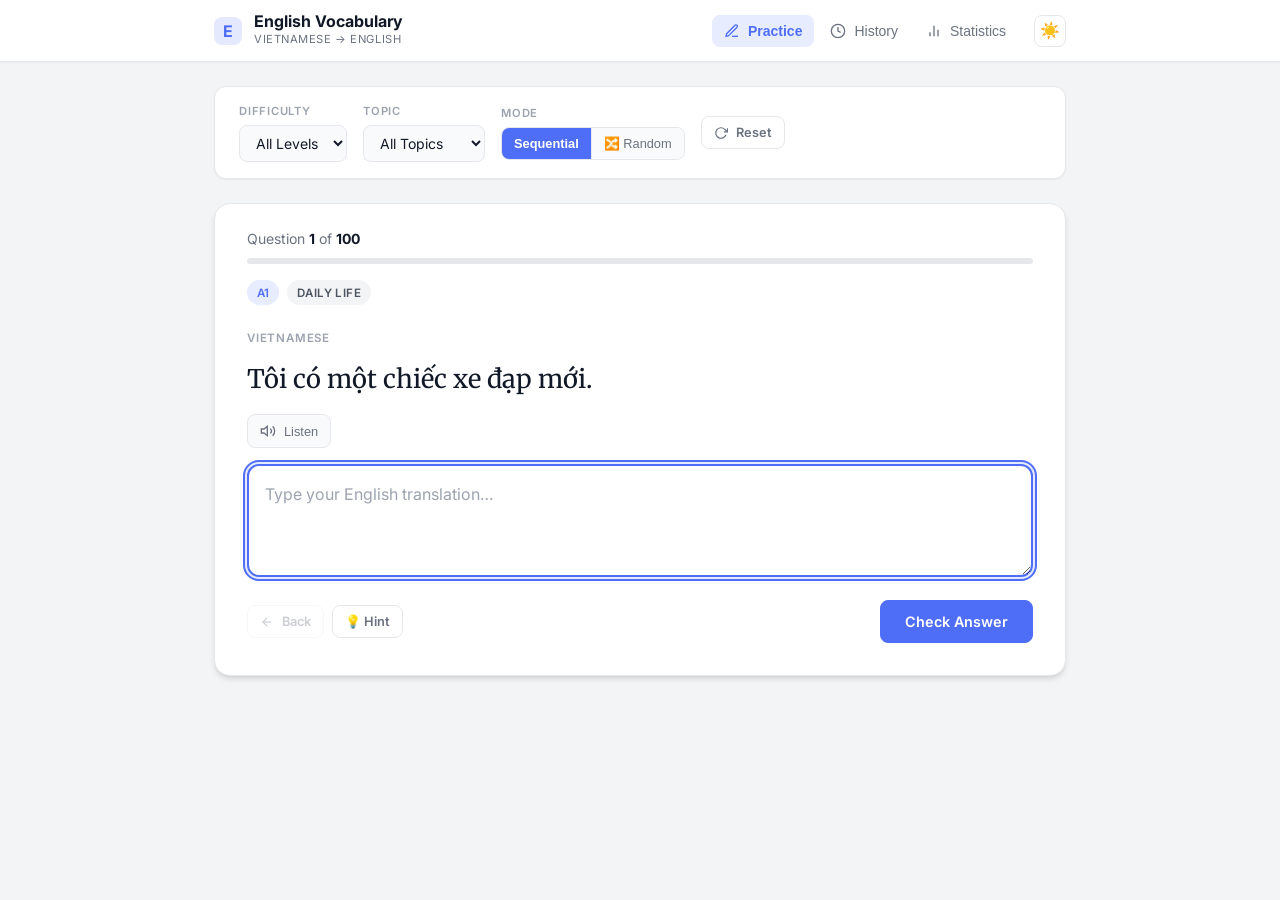
<file: english-vocabulary/index.html>
<!DOCTYPE html>
<html lang="vi" data-theme="light">
<head>
  <meta charset="UTF-8" />
  <meta name="viewport" content="width=device-width, initial-scale=1.0" />
  <title>English Vocabulary — Vietnamese to English</title>
  <link rel="preconnect" href="https://fonts.googleapis.com" />
  <link rel="preconnect" href="https://fonts.gstatic.com" crossorigin />
  <link href="https://fonts.googleapis.com/css2?family=Inter:wght@300;400;500;600;700&family=Merriweather:ital,wght@0,400;0,700;1,400&display=swap" rel="stylesheet" />
  <link rel="stylesheet" href="style.css" />
</head>
<body>

  <!-- ═══════════════════════════════════════════════════════════════════
       HEADER
  ═══════════════════════════════════════════════════════════════════ -->
  <header class="header">
    <div class="header__inner">
      <div class="header__brand">
        <div class="header__logo">
          <svg width="28" height="28" viewBox="0 0 28 28" fill="none" aria-hidden="true">
            <rect width="28" height="28" rx="8" fill="currentColor" opacity="0.15"/>
            <text x="14" y="20" font-size="16" text-anchor="middle" fill="currentColor" font-weight="700">E</text>
          </svg>
        </div>
        <div>
          <div class="header__title">English Vocabulary</div>
          <div class="header__subtitle">Vietnamese → English</div>
        </div>
      </div>

      <nav class="header__nav" role="navigation" aria-label="Main navigation">
        <button class="nav-btn active" data-page="practice" aria-current="page">
          <svg width="16" height="16" viewBox="0 0 24 24" fill="none" stroke="currentColor" stroke-width="2" aria-hidden="true"><path d="M12 20h9"/><path d="M16.5 3.5a2.121 2.121 0 013 3L7 19l-4 1 1-4L16.5 3.5z"/></svg>
          Practice
        </button>
        <button class="nav-btn" data-page="history">
          <svg width="16" height="16" viewBox="0 0 24 24" fill="none" stroke="currentColor" stroke-width="2" aria-hidden="true"><circle cx="12" cy="12" r="10"/><polyline points="12 6 12 12 16 14"/></svg>
          History
        </button>
        <button class="nav-btn" data-page="statistics">
          <svg width="16" height="16" viewBox="0 0 24 24" fill="none" stroke="currentColor" stroke-width="2" aria-hidden="true"><line x1="18" y1="20" x2="18" y2="10"/><line x1="12" y1="20" x2="12" y2="4"/><line x1="6" y1="20" x2="6" y2="14"/></svg>
          Statistics
        </button>
      </nav>

      <button class="theme-toggle" id="themeToggle" aria-label="Toggle dark mode" title="Toggle dark/light mode">
        <span class="theme-toggle__icon theme-toggle__icon--light">☀️</span>
        <span class="theme-toggle__icon theme-toggle__icon--dark">🌙</span>
      </button>
    </div>
  </header>

  <!-- ═══════════════════════════════════════════════════════════════════
       MAIN
  ═══════════════════════════════════════════════════════════════════ -->
  <main class="main">

    <!-- ───────────────────────────────────────────────────────────────
         PAGE: PRACTICE
    ─────────────────────────────────────────────────────────────────── -->
    <section id="page-practice" class="page active" aria-label="Practice page">

      <!-- FILTERS BAR -->
      <div class="filters-bar">
        <div class="filters-bar__inner">
          <div class="filter-group">
            <label class="filter-label" for="filterDifficulty">Difficulty</label>
            <select id="filterDifficulty" class="filter-select">
              <option value="all">All Levels</option>
            </select>
          </div>
          <div class="filter-group">
            <label class="filter-label" for="filterTopic">Topic</label>
            <select id="filterTopic" class="filter-select">
              <option value="all">All Topics</option>
            </select>
          </div>
          <div class="filter-group">
            <label class="filter-label">Mode</label>
            <div class="mode-toggle" role="group" aria-label="Practice mode">
              <button class="mode-btn active" id="modeSequential" data-mode="sequential">Sequential</button>
              <button class="mode-btn" id="modeRandom" data-mode="random">🔀 Random</button>
            </div>
          </div>
          <button class="btn btn--ghost btn--sm" id="resetSession" title="Reset current session">
            <svg width="14" height="14" viewBox="0 0 24 24" fill="none" stroke="currentColor" stroke-width="2"><polyline points="23 4 23 10 17 10"/><path d="M20.49 15a9 9 0 1 1-2.12-9.36L23 10"/></svg>
            Reset
          </button>
        </div>
      </div>

      <!-- PRACTICE CARD -->
      <div class="practice-container">

        <!-- No results state -->
        <div class="no-results hidden" id="noResults">
          <div class="no-results__icon">🔍</div>
          <h2 class="no-results__title">No sentences found</h2>
          <p class="no-results__desc">Try changing the difficulty or topic filter.</p>
        </div>

        <!-- Main card -->
        <div class="card" id="practiceCard">

          <!-- Progress -->
          <div class="card__progress">
            <div class="progress-text">
              <span id="progressLabel">Question <strong id="currentNum">1</strong> of <strong id="totalNum">0</strong></span>
              <span class="progress-filters" id="progressFilters"></span>
            </div>
            <div class="progress-bar" role="progressbar" aria-valuenow="0" aria-valuemin="0" aria-valuemax="100">
              <div class="progress-bar__fill" id="progressFill"></div>
            </div>
          </div>

          <!-- Difficulty & Topic badges -->
          <div class="card__meta">
            <span class="badge badge--difficulty" id="badgeDifficulty"></span>
            <span class="badge badge--topic" id="badgeTopic"></span>
            <span class="badge badge--mode hidden" id="badgeMode">🔀 Random</span>
          </div>

          <!-- English sentence -->
          <div class="card__question">
            <div class="question-label">Vietnamese</div>
            <p class="question-text" id="englishSentence" lang="vi">Loading…</p>
            <button class="listen-btn" id="listenBtn" title="Listen (Text-to-Speech)" aria-label="Listen to the English sentence">
              <svg width="16" height="16" viewBox="0 0 24 24" fill="none" stroke="currentColor" stroke-width="2"><polygon points="11 5 6 9 2 9 2 15 6 15 11 19 11 5"/><path d="M15.54 8.46a5 5 0 0 1 0 7.07"/><path d="M19.07 4.93a10 10 0 0 1 0 14.14"/></svg>
              Listen
            </button>
          </div>

          <!-- Keywords hint (optional) -->
          <div class="card__keywords hidden" id="keywordsContainer">
            <span class="keywords-label">Key words:</span>
            <span id="keywordsList"></span>
          </div>

          <!-- Input area -->
          <div class="card__input" id="inputArea">
            <label class="sr-only" for="answerInput">Your English translation</label>
            <textarea
              id="answerInput"
              class="answer-input"
              placeholder="Type your English translation…"
              rows="3"
              lang="en"
              autocomplete="off"
              autocorrect="off"
              spellcheck="true"
            ></textarea>
            <div class="input-actions">
              <div class="input-actions__left">
                <button class="btn btn--ghost btn--sm" id="backBtn" title="Go to previous sentence (← key)">
                  <svg width="14" height="14" viewBox="0 0 24 24" fill="none" stroke="currentColor" stroke-width="2"><line x1="19" y1="12" x2="5" y2="12"/><polyline points="12 19 5 12 12 5"/></svg>
                  Back
                </button>
                <button class="btn btn--ghost btn--sm" id="showKeywordsBtn" title="Show key words hint">
                  💡 Hint
                </button>
              </div>
              <button class="btn btn--primary" id="checkBtn">
                Check Answer
              </button>
            </div>
          </div>

          <!-- Result area (hidden until checked) -->
          <div class="card__result hidden" id="resultArea">
            <div class="result-verdict" id="resultVerdict"></div>

            <div class="result-comparison">
              <div class="result-box result-box--user">
                <div class="result-box__label">Your answer</div>
                <p class="result-box__text" id="userAnswerDisplay"></p>
              </div>
              <div class="result-box result-box--expected">
                <div class="result-box__label">Expected answer</div>
                <p class="result-box__text" id="expectedAnswerDisplay"></p>
              </div>
            </div>

            <!-- Note (grammar explanation) -->
            <div class="result-note hidden" id="resultNote">
              <svg width="14" height="14" viewBox="0 0 24 24" fill="none" stroke="currentColor" stroke-width="2"><circle cx="12" cy="12" r="10"/><line x1="12" y1="8" x2="12" y2="12"/><line x1="12" y1="16" x2="12.01" y2="16"/></svg>
              <span id="resultNoteText"></span>
            </div>

            <div class="result-actions">
              <button class="btn btn--ghost" id="backBtn2" title="Go to previous sentence (← key)">
                <svg width="14" height="14" viewBox="0 0 24 24" fill="none" stroke="currentColor" stroke-width="2"><line x1="19" y1="12" x2="5" y2="12"/><polyline points="12 19 5 12 12 5"/></svg>
                Back
              </button>
              <button class="btn btn--ghost" id="skipBtn">Skip</button>
              <button class="btn btn--retry hidden" id="tryAgainBtn">
                🔄 Try Again
              </button>
              <button class="btn btn--primary" id="nextBtn">
                Next
                <svg width="16" height="16" viewBox="0 0 24 24" fill="none" stroke="currentColor" stroke-width="2"><line x1="5" y1="12" x2="19" y2="12"/><polyline points="12 5 19 12 12 19"/></svg>
              </button>
            </div>
          </div>

          <!-- Session complete state -->
          <div class="card__complete hidden" id="sessionComplete">
            <div class="complete-icon">🎉</div>
            <h2 class="complete-title">Session Complete!</h2>
            <p class="complete-desc" id="sessionSummary"></p>
            <div class="complete-actions">
              <button class="btn btn--ghost" id="restartFilteredBtn">Practice Again</button>
              <button class="btn btn--primary" id="viewStatsBtn" data-page="statistics">View Statistics</button>
            </div>
          </div>

        </div><!-- /.card -->
      </div><!-- /.practice-container -->
    </section>

    <!-- ───────────────────────────────────────────────────────────────
         PAGE: HISTORY
    ─────────────────────────────────────────────────────────────────── -->
    <section id="page-history" class="page hidden" aria-label="History page">
      <div class="page-header">
        <h1 class="page-title">History</h1>
        <button class="btn btn--ghost btn--sm btn--danger" id="clearHistoryBtn">
          🗑 Clear All
        </button>
      </div>

      <div class="history-filters">
        <button class="filter-chip active" data-result="all">All</button>
        <button class="filter-chip" data-result="correct">✓ Correct</button>
        <button class="filter-chip" data-result="almost">~ Almost</button>
        <button class="filter-chip" data-result="incorrect">✗ Incorrect</button>
      </div>

      <div class="history-list" id="historyList">
        <div class="empty-state" id="historyEmpty">
          <div class="empty-state__icon">📖</div>
          <p class="empty-state__text">No history yet. Start practicing!</p>
        </div>
      </div>
    </section>

    <!-- ───────────────────────────────────────────────────────────────
         PAGE: STATISTICS
    ─────────────────────────────────────────────────────────────────── -->
    <section id="page-statistics" class="page hidden" aria-label="Statistics page">
      <div class="page-header">
        <h1 class="page-title">Statistics</h1>
        <button class="btn btn--ghost btn--sm btn--danger" id="clearStatsBtn">
          🗑 Reset Stats
        </button>
      </div>

      <!-- Overview -->
      <div class="stats-grid">
        <div class="stat-card">
          <div class="stat-card__value" id="statTotal">0</div>
          <div class="stat-card__label">Total Attempts</div>
        </div>
        <div class="stat-card stat-card--correct">
          <div class="stat-card__value" id="statCorrect">0</div>
          <div class="stat-card__label">Correct</div>
        </div>
        <div class="stat-card stat-card--almost">
          <div class="stat-card__value" id="statAlmost">0</div>
          <div class="stat-card__label">Almost Correct</div>
        </div>
        <div class="stat-card stat-card--incorrect">
          <div class="stat-card__value" id="statIncorrect">0</div>
          <div class="stat-card__label">Incorrect</div>
        </div>
      </div>

      <!-- Accuracy -->
      <div class="stats-section">
        <h2 class="stats-section__title">Overall Accuracy</h2>
        <div class="accuracy-bar-container">
          <div class="accuracy-bar" id="accuracyBar">
            <div class="accuracy-segment accuracy-segment--correct" id="accCorrectBar"></div>
            <div class="accuracy-segment accuracy-segment--almost" id="accAlmostBar"></div>
            <div class="accuracy-segment accuracy-segment--incorrect" id="accIncorrectBar"></div>
          </div>
          <p class="accuracy-label" id="accuracyLabel">No data yet</p>
        </div>
      </div>

      <!-- By Difficulty -->
      <div class="stats-section">
        <h2 class="stats-section__title">By Difficulty</h2>
        <div class="breakdown-list" id="statsByDifficulty"></div>
      </div>

      <!-- By Topic -->
      <div class="stats-section">
        <h2 class="stats-section__title">By Topic</h2>
        <div class="breakdown-list" id="statsByTopic"></div>
      </div>

      <!-- Streak -->
      <div class="stats-section">
        <h2 class="stats-section__title">Streak &amp; Sessions</h2>
        <div class="stats-grid stats-grid--small">
          <div class="stat-card">
            <div class="stat-card__value" id="statStreak">0</div>
            <div class="stat-card__label">🔥 Current Streak</div>
          </div>
          <div class="stat-card">
            <div class="stat-card__value" id="statBestStreak">0</div>
            <div class="stat-card__label">🏆 Best Streak</div>
          </div>
          <div class="stat-card">
            <div class="stat-card__value" id="statSessions">0</div>
            <div class="stat-card__label">📅 Sessions</div>
          </div>
        </div>
      </div>

    </section>

  </main>

  <!-- Toast notification -->
  <div class="toast hidden" id="toast" role="alert" aria-live="polite"></div>

  <script src="app.js"></script>
</body>
</html>
</file>
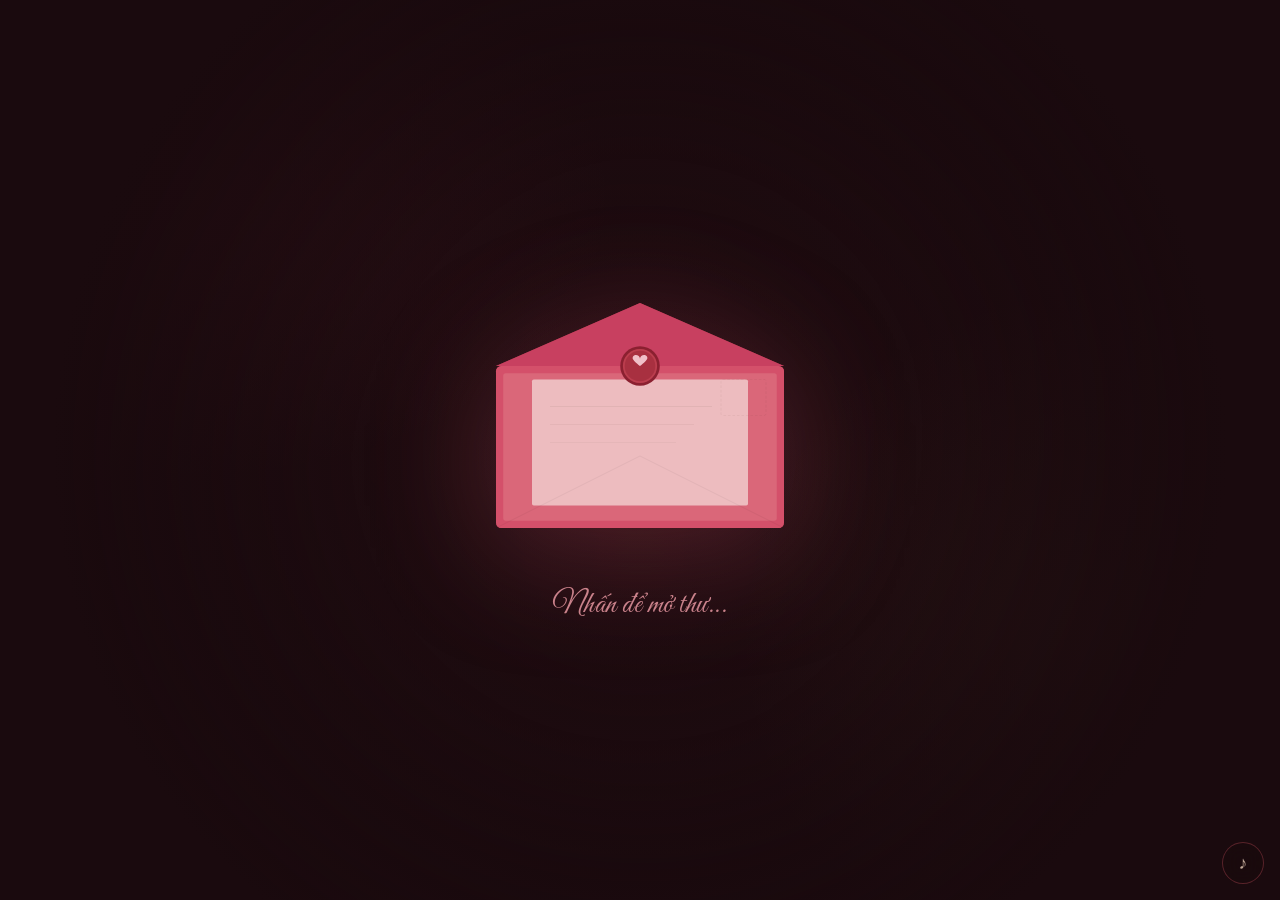
<file: ThaoLy/index.html>
<!DOCTYPE html>
<html lang="vi">
<head>
<meta charset="UTF-8">
<meta name="viewport" content="width=device-width, initial-scale=1.0, viewport-fit=cover">
<title>Thư Tình</title>
<link rel="preconnect" href="https://fonts.googleapis.com">
<link rel="preconnect" href="https://fonts.gstatic.com" crossorigin>
<link rel="stylesheet" href="https://fonts.googleapis.com/css2?family=Playfair+Display:ital,wght@0,400;0,700;1,400&family=Crimson+Pro:ital,wght@0,300;0,400;0,500;1,300;1,400&family=Great+Vibes&display=swap">
<style>
*,*::before,*::after{margin:0;padding:0;box-sizing:border-box}

:root {
  --bg: #1a0a0e;
  --bg2: #2a1018;
  --fg: #f0e0d6;
  --fg-dim: #c0a898;
  --accent: #e85d6f;
  --accent-glow: rgba(232, 93, 111, 0.4);
  --accent-soft: #f4a0aa;
  --gold: #d4a862;
  --gold-dim: rgba(212, 168, 98, 0.3);
  --paper: #faf5ef;
  --paper-fg: #3d2b1f;
  --paper-line: rgba(61, 43, 31, 0.06);
  --paper-accent: #b8444e;
  --rose: #c24058;
  --rose-petal: #e8809a;
  --warm: #f5d0b0;

  --font-script: 'Great Vibes', cursive;
  --font-display: 'Playfair Display', 'Georgia', serif;
  --font-body: 'Crimson Pro', 'Georgia', serif;
}

html, body {
  width: 100%;
  height: 100%;
  overflow: hidden;
}

body {
  background: var(--bg);
  color: var(--fg);
  font-family: var(--font-body);
}

/* ── CANVAS ── */
canvas {
  position: fixed;
  inset: 0;
  width: 100%;
  height: 100%;
  pointer-events: none;
  z-index: 50;
}

/* ── AMBIENT BACKGROUND ── */
.ambient {
  position: fixed;
  inset: 0;
  z-index: 0;
  overflow: hidden;
}

.ambient::before {
  content: '';
  position: absolute;
  inset: -20%;
  background:
    radial-gradient(ellipse 600px 400px at 25% 30%, rgba(200, 64, 88, 0.12) 0%, transparent 70%),
    radial-gradient(ellipse 500px 500px at 75% 65%, rgba(212, 168, 98, 0.08) 0%, transparent 70%),
    radial-gradient(ellipse 800px 600px at 50% 50%, rgba(232, 93, 111, 0.05) 0%, transparent 70%);
  animation: ambientDrift 20s ease-in-out infinite alternate;
}

.ambient::after {
  content: '';
  position: absolute;
  inset: 0;
  background: radial-gradient(circle at 50% 50%, transparent 0%, var(--bg) 75%);
}

@keyframes ambientDrift {
  from { transform: translate(-2%, -1%) scale(1); }
  to   { transform: translate(2%, 1%) scale(1.05); }
}

/* ── OPENING SCREEN ── */
.opening {
  position: fixed;
  inset: 0;
  z-index: 30;
  display: flex;
  flex-direction: column;
  align-items: center;
  justify-content: center;
  cursor: pointer;
  -webkit-tap-highlight-color: transparent;
  transition: opacity 1s ease, transform 1s ease;
}

.opening.hide {
  opacity: 0;
  transform: scale(0.9);
  pointer-events: none;
}

/* Envelope SVG */
.envelope-svg {
  width: min(360px, 80vw);
  filter: drop-shadow(0 20px 60px rgba(232, 93, 111, 0.25));
  transition: transform 0.4s cubic-bezier(0.34, 1.56, 0.64, 1), filter 0.4s;
}

.opening:hover .envelope-svg,
.opening:focus .envelope-svg {
  transform: scale(1.04) translateY(-4px);
  filter: drop-shadow(0 28px 70px rgba(232, 93, 111, 0.35));
}

.envelope-flap {
  transform-origin: center top;
  transition: transform 0.8s cubic-bezier(0.4, 0, 0.2, 1);
}

.opening.opening-anim .envelope-flap {
  transform: rotateX(180deg);
}

/* Wax seal glow */
.seal-glow {
  animation: sealGlow 3s ease-in-out infinite;
}

@keyframes sealGlow {
  0%, 100% { opacity: 0.3; r: 18; }
  50%      { opacity: 0.6; r: 22; }
}

/* Prompt */
.open-prompt {
  margin-top: 40px;
  font-family: var(--font-script);
  font-size: clamp(22px, 4vw, 30px);
  color: var(--accent-soft);
  letter-spacing: 0.5px;
  opacity: 0;
  animation: promptIn 1s 0.6s ease forwards;
}

@keyframes promptIn {
  from { opacity: 0; transform: translateY(12px); }
  to   { opacity: 0.8; transform: translateY(0); }
}

.open-prompt span {
  display: inline-block;
  animation: promptFloat 3s 1.2s ease-in-out infinite;
}

@keyframes promptFloat {
  0%, 100% { transform: translateY(0); }
  50%      { transform: translateY(-5px); }
}

/* ── LETTER SCREEN ── */
.letter-screen {
  position: fixed;
  inset: 0;
  z-index: 20;
  display: flex;
  align-items: center;
  justify-content: center;
  opacity: 0;
  pointer-events: none;
  transition: opacity 1s 0.3s ease;
  padding: 20px;
}

.letter-screen.show {
  opacity: 1;
  pointer-events: auto;
}

/* The paper */
.paper {
  width: min(580px, 100%);
  max-height: calc(100vh - 40px);
  max-height: calc(100dvh - 40px);
  background: var(--paper);
  border-radius: 3px;
  position: relative;
  overflow: hidden;
  box-shadow:
    0 2px 8px rgba(0,0,0,0.08),
    0 12px 48px rgba(0,0,0,0.2),
    0 40px 80px rgba(0,0,0,0.15),
    inset 0 0 80px rgba(61, 43, 31, 0.03);
  transform: translateY(40px) scale(0.95);
  transition: transform 1s 0.5s cubic-bezier(0.34, 1.56, 0.64, 1);
}

.letter-screen.show .paper {
  transform: translateY(0) scale(1);
}

.paper-scroll {
  overflow-y: auto;
  max-height: calc(100vh - 40px);
  max-height: calc(100dvh - 40px);
  padding: 52px 44px 60px;
  scrollbar-width: thin;
  scrollbar-color: var(--accent-soft) transparent;
}

.paper-scroll::-webkit-scrollbar { width: 5px; }
.paper-scroll::-webkit-scrollbar-track { background: transparent; }
.paper-scroll::-webkit-scrollbar-thumb { background: rgba(184, 68, 78, 0.2); border-radius: 9px; }

/* Lines on paper */
.paper::before {
  content: '';
  position: absolute;
  inset: 0;
  background: repeating-linear-gradient(
    to bottom,
    transparent 0px,
    transparent 33px,
    var(--paper-line) 33px,
    var(--paper-line) 34px
  );
  pointer-events: none;
  z-index: 0;
}

/* Left red margin line */
.paper::after {
  content: '';
  position: absolute;
  top: 0;
  bottom: 0;
  left: 36px;
  width: 1px;
  background: rgba(184, 68, 78, 0.12);
  pointer-events: none;
  z-index: 0;
}

/* Decorative frame */
.paper-frame {
  position: absolute;
  inset: 10px;
  border: 1px solid rgba(212, 168, 98, 0.2);
  pointer-events: none;
  z-index: 1;
}

.paper-frame::before,
.paper-frame::after {
  content: '';
  position: absolute;
  width: 24px;
  height: 24px;
  border-color: rgba(212, 168, 98, 0.35);
  border-style: solid;
}

.paper-frame::before {
  top: -1px; left: -1px;
  border-width: 2px 0 0 2px;
}

.paper-frame::after {
  bottom: -1px; right: -1px;
  border-width: 0 2px 2px 0;
}

/* Corner roses — inline SVG as background */
.corner-rose {
  position: absolute;
  width: 60px;
  height: 60px;
  z-index: 1;
  pointer-events: none;
  opacity: 0.15;
}

.corner-rose.tl { top: 14px; left: 14px; }
.corner-rose.br { bottom: 14px; right: 14px; transform: rotate(180deg); }

/* ── LETTER CONTENT ── */
.letter-content {
  position: relative;
  z-index: 2;
}

.letter-date {
  font-family: var(--font-body);
  font-weight: 300;
  font-style: italic;
  font-size: 13px;
  color: rgba(61, 43, 31, 0.4);
  text-align: right;
  margin-bottom: 28px;
  letter-spacing: 0.3px;
}

.letter-to {
  font-family: var(--font-script);
  font-size: clamp(38px, 8vw, 56px);
  color: var(--paper-accent);
  text-align: center;
  line-height: 1.15;
  margin-bottom: 8px;
  opacity: 0;
  transform: translateY(16px);
}

.letter-to.reveal {
  animation: revealUp 1s ease forwards;
}

/* Divider */
.divider {
  display: flex;
  align-items: center;
  justify-content: center;
  gap: 16px;
  margin: 20px auto 32px;
  width: 200px;
  opacity: 0;
}

.divider.reveal {
  animation: revealUp 0.8s 0.2s ease forwards;
}

.divider::before,
.divider::after {
  content: '';
  flex: 1;
  height: 1px;
  background: linear-gradient(90deg, transparent, var(--gold), transparent);
  opacity: 0.5;
}

.divider-heart {
  color: var(--paper-accent);
  font-size: 11px;
  opacity: 0.5;
}

/* Paragraphs */
.para {
  font-family: var(--font-body);
  font-weight: 400;
  font-size: clamp(16px, 2.8vw, 18.5px);
  line-height: 1.9;
  color: var(--paper-fg);
  margin-bottom: 20px;
  text-align: left;
  opacity: 0;
  transform: translateY(12px);
}

.para.reveal {
  animation: revealUp 0.8s ease forwards;
}

.para em {
  font-style: italic;
  color: var(--paper-accent);
}

.para:last-of-type {
  margin-bottom: 0;
}

/* Signature */
.signature {
  text-align: right;
  margin-top: 40px;
  padding-right: 8px;
  opacity: 0;
  transform: translateY(12px);
}

.signature.reveal {
  animation: revealUp 1s ease forwards;
}

.signature-text {
  font-family: var(--font-script);
  font-size: clamp(28px, 5vw, 38px);
  color: var(--paper-accent);
  line-height: 1.3;
}

.signature-name {
  font-family: var(--font-display);
  font-weight: 400;
  font-style: italic;
  font-size: 15px;
  color: rgba(61, 43, 31, 0.5);
  margin-top: 4px;
}

/* Final heart */
.ending-heart {
  text-align: center;
  margin-top: 32px;
  font-size: 32px;
  opacity: 0;
  transform: scale(0);
}

.ending-heart.reveal {
  animation: heartBurst 1s cubic-bezier(0.34, 1.56, 0.64, 1) forwards;
}

/* Album link */
.album-link {
  display: flex;
  align-items: center;
  justify-content: center;
  margin-top: 36px;
  opacity: 0;
  transform: translateY(12px);
}

.album-link.reveal {
  animation: revealUp 0.8s ease forwards;
}

.album-btn {
  display: inline-flex;
  align-items: center;
  gap: 10px;
  padding: 12px 28px;
  border: 1px solid rgba(184, 68, 78, 0.3);
  border-radius: 40px;
  background: linear-gradient(135deg, rgba(184, 68, 78, 0.08), rgba(212, 168, 98, 0.06));
  color: var(--paper-accent);
  font-family: var(--font-display);
  font-size: 15px;
  font-weight: 400;
  font-style: italic;
  letter-spacing: 0.3px;
  text-decoration: none;
  cursor: pointer;
  transition: all 0.35s ease;
  position: relative;
  overflow: hidden;
}

.album-btn::before {
  content: '';
  position: absolute;
  inset: 0;
  border-radius: 40px;
  background: linear-gradient(135deg, rgba(184, 68, 78, 0.15), rgba(212, 168, 98, 0.1));
  opacity: 0;
  transition: opacity 0.35s;
}

.album-btn:hover::before {
  opacity: 1;
}

.album-btn:hover {
  border-color: rgba(184, 68, 78, 0.5);
  transform: translateY(-2px);
  box-shadow: 0 6px 24px rgba(184, 68, 78, 0.12);
}

.album-btn-icon {
  font-size: 18px;
  line-height: 1;
  position: relative;
  z-index: 1;
}

.album-btn-text {
  position: relative;
  z-index: 1;
}

@keyframes revealUp {
  to {
    opacity: 1;
    transform: translateY(0);
  }
}

@keyframes heartBurst {
  0%   { opacity: 0; transform: scale(0) rotate(-10deg); }
  60%  { opacity: 1; transform: scale(1.25) rotate(5deg); }
  100% { opacity: 1; transform: scale(1) rotate(0deg); }
}

/* ── MUSIC BUTTON ── */
.music-btn {
  position: fixed;
  bottom: max(16px, env(safe-area-inset-bottom, 0px));
  right: max(16px, env(safe-area-inset-right, 0px));
  z-index: 200;
  width: 42px;
  height: 42px;
  border-radius: 50%;
  border: 1px solid rgba(232, 93, 111, 0.3);
  background: rgba(26, 10, 14, 0.7);
  backdrop-filter: blur(12px);
  -webkit-backdrop-filter: blur(12px);
  cursor: pointer;
  display: flex;
  align-items: center;
  justify-content: center;
  font-size: 18px;
  transition: transform 0.25s, border-color 0.25s;
  color: var(--fg-dim);
}

.music-btn:hover {
  transform: scale(1.1);
  border-color: var(--accent);
}

/* ── RESPONSIVE ── */
@media (max-width: 480px) {
  .paper-scroll {
    padding: 40px 28px 48px;
  }

  .paper::after {
    left: 24px;
  }

  .corner-rose { width: 40px; height: 40px; }
  .paper-frame { inset: 6px; }
  .paper-frame::before,
  .paper-frame::after { width: 16px; height: 16px; }
}

@media (prefers-reduced-motion: reduce) {
  *, *::before, *::after {
    animation-duration: 0.01ms !important;
    animation-delay: 0ms !important;
    transition-duration: 0.01ms !important;
  }
  .para, .letter-to, .divider, .signature, .ending-heart {
    opacity: 1 !important;
    transform: none !important;
  }
}
</style>
</head>
<body>

<div class="ambient"></div>
<canvas id="c"></canvas>

<!-- ═══ OPENING: ENVELOPE ═══ -->
<div class="opening" id="opening" role="button" tabindex="0" aria-label="Nhấn để mở thư">
  <svg class="envelope-svg" viewBox="0 0 400 300" fill="none">
    <!-- envelope body -->
    <rect x="40" y="100" width="320" height="180" rx="6" fill="#c24058" />
    <rect x="40" y="100" width="320" height="180" rx="6" fill="url(#envGrad)" />
    <!-- inner lining -->
    <rect x="48" y="108" width="304" height="164" rx="3" fill="#f5e6d0" opacity="0.15"/>
    <!-- paper peeking out -->
    <rect x="80" y="115" width="240" height="140" rx="2" fill="#faf5ef" opacity="0.6"/>
    <line x1="100" y1="145" x2="280" y2="145" stroke="#3d2b1f" stroke-opacity="0.08" stroke-width="1"/>
    <line x1="100" y1="165" x2="260" y2="165" stroke="#3d2b1f" stroke-opacity="0.06" stroke-width="1"/>
    <line x1="100" y1="185" x2="240" y2="185" stroke="#3d2b1f" stroke-opacity="0.05" stroke-width="1"/>
    <!-- flap -->
    <g class="envelope-flap">
      <path d="M40 100 L200 30 L360 100 Z" fill="#a83648"/>
      <path d="M40 100 L200 30 L360 100 Z" fill="url(#flapGrad)"/>
    </g>
    <!-- bottom fold lines -->
    <path d="M40 280 L200 200 L360 280" stroke="#000" stroke-opacity="0.06" stroke-width="1" fill="none"/>
    <!-- wax seal -->
    <circle cx="200" cy="100" r="22" fill="#8b2030"/>
    <circle cx="200" cy="100" r="19" fill="#a83040"/>
    <circle class="seal-glow" cx="200" cy="100" r="18" fill="none" stroke="#e85d6f" stroke-width="2" opacity="0.3"/>
    <!-- heart on seal -->
    <path d="M200 92 C200 88, 194 86, 192 90 C190 93, 200 100, 200 100 C200 100, 210 93, 208 90 C206 86, 200 88, 200 92Z" fill="#f0c0c8"/>
    <!-- decorative stamp area -->
    <rect x="290" y="115" width="50" height="40" rx="2" stroke="#3d2b1f" stroke-opacity="0.06" stroke-width="1" fill="none" stroke-dasharray="3 2"/>
    <defs>
      <linearGradient id="envGrad" x1="40" y1="100" x2="40" y2="280">
        <stop offset="0%" stop-color="#d4506a"/>
        <stop offset="100%" stop-color="#9a2a40"/>
      </linearGradient>
      <linearGradient id="flapGrad" x1="200" y1="30" x2="200" y2="100">
        <stop offset="0%" stop-color="#c84060"/>
        <stop offset="100%" stop-color="#a03050"/>
      </linearGradient>
    </defs>
  </svg>
  <div class="open-prompt"><span>Nhấn để mở thư...</span></div>
</div>

<!-- ═══ LETTER ═══ -->
<div class="letter-screen" id="letterScreen">
  <div class="paper">
    <div class="paper-frame"></div>

    <!-- Corner roses -->
    <div class="corner-rose tl">
      <svg viewBox="0 0 60 60" fill="none">
        <path d="M8 52 C8 30, 12 18, 30 8 C22 16, 18 28, 20 36 C24 24, 32 16, 42 12 C34 20, 30 28, 30 34 C36 26, 42 22, 50 20 C42 26, 36 32, 34 38 C38 34, 44 30, 50 30 C44 34, 38 38, 36 42 C38 40, 42 38, 48 38 C42 42, 36 44, 34 48 C34 44, 30 48, 28 52" stroke="currentColor" stroke-width="1.2" fill="none" opacity="0.6" style="color: var(--gold)"/>
        <circle cx="30" cy="30" r="4" fill="none" stroke="currentColor" stroke-width="0.8" opacity="0.4" style="color: var(--paper-accent)"/>
      </svg>
    </div>
    <div class="corner-rose br">
      <svg viewBox="0 0 60 60" fill="none">
        <path d="M8 52 C8 30, 12 18, 30 8 C22 16, 18 28, 20 36 C24 24, 32 16, 42 12 C34 20, 30 28, 30 34 C36 26, 42 22, 50 20 C42 26, 36 32, 34 38 C38 34, 44 30, 50 30 C44 34, 38 38, 36 42 C38 40, 42 38, 48 38 C42 42, 36 44, 34 48 C34 44, 30 48, 28 52" stroke="currentColor" stroke-width="1.2" fill="none" opacity="0.6" style="color: var(--gold)"/>
        <circle cx="30" cy="30" r="4" fill="none" stroke="currentColor" stroke-width="0.8" opacity="0.4" style="color: var(--paper-accent)"/>
      </svg>
    </div>

    <div class="paper-scroll">
      <div class="letter-content">
        <div class="letter-date">Gửi bé Thảo Ly của anh</div>

        <div class="letter-to" data-reveal>Thảo Ly yêu,</div>

        <div class="divider" data-reveal>
          <span class="divider-heart">♥</span>
        </div>

        <p class="para" data-reveal>Anh là Minh Sang — là người yêu em hơn 1 năm nay rồi đó. Nhưng mà thật ra thì, anh yêu em từ cái nhìn đầu tiên luôn. Đố em lần đầu tiên là lần nào, hehe.</p>

        <p class="para" data-reveal>Đó là cái lần mà ôn thi học sinh giỏi tỉnh chung với em và các bạn. Còn quyết định tán em thì anh không có nhớ là khi nào nữa. Anh chỉ biết là anh bị thu hút bởi tính cách, ngoại hình và sự chăm chỉ của em. Nói rõ hơn là do <em>tính em hiền, vui tính, hòa đồng, xinh gái, học giỏi.</em></p>

        <p class="para" data-reveal>Trải qua những năm tháng ấy, hai ta có rất nhiều chuyện để ôn lại. Có chuyện vui và có cả chuyện buồn. Anh biết rõ em là một người con gái dễ khóc, nhưng mà lần nào anh cũng làm em buồn. Lần này tới lần khác, anh cũng chỉ biết xin lỗi để qua chuyện. Nói thật ra thì anh không biết cách dỗ em, không biết cách làm em vui, không biết cách làm em cười. Và anh vẫn là một con người siêu nhạt nhẽo, không có tý muối nào.</p>

        <p class="para" data-reveal>Là người yêu của em, anh muốn em phải thật mạnh khỏe, thật hạnh phúc trong mối quan hệ này. Anh muốn em ngủ sớm cho khỏi thâm mắt nè, anh muốn em ăn nhiều cho ú nụ ra nè, anh cũng muốn em hết mụn nè. Tại mỗi lần em chê bản thân em thì anh cũng buồn. Buồn vì em không trân trọng bản thân em.</p>

        <p class="para" data-reveal>Đối với anh thì <em>em mãi là người xinh đẹp nhất,</em> nên không có cần phải tự chê bản thân mình như vậy nữa nha.</p>

        <p class="para" data-reveal>Anh biết rằng anh có nhiều khuyết điểm, có những khuyết điểm mà anh không nhận ra, nhưng mà lại làm em buồn. Nên nếu em cần anh thay đổi khuyết điểm nào, thì hãy nói cho anh biết nha.</p>

        <p class="para" data-reveal>Và những lời trên là những gì anh muốn gửi gắm cho em — người yêu của anh. Cảm ơn em đã đọc ❤️</p>

        <div class="signature" data-reveal>
          <div class="signature-text">Yêu em nhiều</div>
          <div class="signature-name">— Minh Sang —</div>
        </div>

        <div class="ending-heart" data-reveal>❤️</div>

        <div class="album-link" data-reveal>
          <a href="album.html" class="album-btn">
            <span class="album-btn-icon">📸</span>
            <span class="album-btn-text">Xem album kỷ niệm của chúng mình</span>
          </a>
        </div>
      </div>
    </div>
  </div>
</div>

<button class="music-btn" id="musicBtn" aria-label="Bật tắt nhạc" title="Nhạc nền">♪</button>

<script>
(function(){
'use strict';

/* ── PARTICLES (Canvas) ── */
var canvas = document.getElementById('c');
var ctx = canvas.getContext('2d');
var W, H;
var particles = [];
var running = false;
var tick = 0;

function resize() {
  W = canvas.width = window.innerWidth;
  H = canvas.height = window.innerHeight;
}
resize();
window.addEventListener('resize', resize);

/* Heart path (centered at 0,0) */
function heartPath(s) {
  ctx.beginPath();
  ctx.moveTo(0, -s * 0.35);
  ctx.bezierCurveTo(-s * 0.05, -s * 0.65, -s * 0.7, -s * 0.65, -s * 0.7, -s * 0.2);
  ctx.bezierCurveTo(-s * 0.7, s * 0.2, 0, s * 0.5, 0, s * 0.7);
  ctx.bezierCurveTo(0, s * 0.5, s * 0.7, s * 0.2, s * 0.7, -s * 0.2);
  ctx.bezierCurveTo(s * 0.7, -s * 0.65, s * 0.05, -s * 0.65, 0, -s * 0.35);
  ctx.closePath();
}

var heartHues = ['#e85d6f', '#f4a0aa', '#c24058', '#d47080', '#f0c0c8'];
var petalHues = ['#f4a0aa', '#e8809a', '#f0c0c8', '#d47080', '#f5d0d0'];

function spawn() {
  var r = Math.random();
  var p = {
    x: Math.random() * W,
    y: -15 - Math.random() * 40,
    vx: (Math.random() - 0.5) * 0.6,
    vy: 0.4 + Math.random() * 1.0,
    a: 0.2 + Math.random() * 0.45,
    rot: Math.random() * 6.28,
    rv: (Math.random() - 0.5) * 0.03,
    phase: Math.random() * 6.28,
    life: 1
  };

  if (r < 0.3) {
    p.kind = 'heart';
    p.sz = 5 + Math.random() * 7;
    p.clr = heartHues[Math.random() * heartHues.length | 0];
  } else if (r < 0.65) {
    p.kind = 'petal';
    p.sz = 6 + Math.random() * 10;
    p.clr = petalHues[Math.random() * petalHues.length | 0];
    p.drift = 0.015 + Math.random() * 0.015;
  } else {
    p.kind = 'spark';
    p.sz = 1.5 + Math.random() * 3;
    p.vy *= 0.4;
    p.flicker = 0.04 + Math.random() * 0.04;
  }
  particles.push(p);
}

function draw() {
  if (!running) return;
  requestAnimationFrame(draw);

  ctx.clearRect(0, 0, W, H);
  tick++;

  if (tick % 6 === 0 && particles.length < 100) spawn();

  for (var i = particles.length - 1; i >= 0; i--) {
    var p = particles[i];
    p.y += p.vy;
    p.rot += p.rv;
    p.phase += (p.drift || 0.01);

    if (p.kind === 'petal') {
      p.x += Math.sin(p.phase) * 0.9 + p.vx * 0.4;
    } else {
      p.x += p.vx + Math.sin(p.phase) * 0.15;
    }

    // Fade near bottom
    if (p.y > H * 0.8) {
      p.life -= 0.015;
    }

    var alpha = p.a * Math.max(0, p.life);
    if (p.kind === 'spark') {
      alpha *= 0.4 + 0.6 * Math.abs(Math.sin(tick * p.flicker + p.phase));
    }

    ctx.save();
    ctx.translate(p.x, p.y);
    ctx.rotate(p.rot);
    ctx.globalAlpha = alpha;

    if (p.kind === 'heart') {
      ctx.fillStyle = p.clr;
      heartPath(p.sz);
      ctx.fill();
    } else if (p.kind === 'petal') {
      ctx.fillStyle = p.clr;
      ctx.beginPath();
      // Petal: two quadratic curves
      ctx.moveTo(0, -p.sz);
      ctx.quadraticCurveTo(p.sz * 0.55, -p.sz * 0.3, 0, p.sz * 0.5);
      ctx.quadraticCurveTo(-p.sz * 0.55, -p.sz * 0.3, 0, -p.sz);
      ctx.fill();
    } else {
      // Sparkle: glowing dot
      ctx.fillStyle = '#ffecc8';
      ctx.shadowColor = '#ffe4b5';
      ctx.shadowBlur = p.sz * 3;
      ctx.beginPath();
      ctx.arc(0, 0, p.sz, 0, 6.28);
      ctx.fill();
      // Cross rays
      ctx.strokeStyle = 'rgba(255,228,181,0.5)';
      ctx.lineWidth = 0.5;
      var ray = p.sz * 2.5;
      ctx.beginPath();
      ctx.moveTo(-ray, 0); ctx.lineTo(ray, 0);
      ctx.moveTo(0, -ray); ctx.lineTo(0, ray);
      ctx.stroke();
    }

    ctx.restore();

    if (p.y > H + 30 || p.life <= 0) {
      particles.splice(i, 1);
    }
  }
}

/* ── OPEN LETTER ── */
var opening = document.getElementById('opening');
var letterScreen = document.getElementById('letterScreen');
var opened = false;

function open() {
  if (opened) return;
  opened = true;

  // Flap animation
  opening.classList.add('opening-anim');

  // Start particles
  running = true;
  draw();

  setTimeout(function() {
    opening.classList.add('hide');
    letterScreen.classList.add('show');

    // Reveal elements sequentially
    var els = document.querySelectorAll('[data-reveal]');
    for (var i = 0; i < els.length; i++) {
      (function(el, delay) {
        setTimeout(function() {
          el.classList.add('reveal');
        }, delay);
      })(els[i], 600 + i * 500);
    }
  }, 900);
}

opening.addEventListener('click', open);
opening.addEventListener('keydown', function(e) {
  if (e.key === 'Enter' || e.key === ' ') { e.preventDefault(); open(); }
});

/* ── AMBIENT MUSIC (Web Audio) ── */
var musicBtn = document.getElementById('musicBtn');
var audioCtx = null;
var playing = false;
var masterGain = null;

function buildMusic() {
  audioCtx = new (window.AudioContext || window.webkitAudioContext)();
  masterGain = audioCtx.createGain();
  masterGain.gain.value = 0.06;
  masterGain.connect(audioCtx.destination);

  // Reverb-like delay
  var delay = audioCtx.createDelay(1.0);
  delay.delayTime.value = 0.4;
  var fb = audioCtx.createGain();
  fb.gain.value = 0.3;
  delay.connect(fb);
  fb.connect(delay);
  delay.connect(masterGain);

  // Warm pad: Am7 voicing
  var freqs = [220.00, 261.63, 329.63, 392.00, 440.00];
  var gains = [0.3,    0.25,   0.2,    0.15,   0.1];

  freqs.forEach(function(f, idx) {
    var osc = audioCtx.createOscillator();
    var g = audioCtx.createGain();
    osc.type = 'sine';
    osc.frequency.value = f;
    g.gain.value = gains[idx];
    osc.connect(g);
    g.connect(masterGain);
    g.connect(delay);
    osc.start();

    // Gentle detune drift
    var lfo = audioCtx.createOscillator();
    var lfoG = audioCtx.createGain();
    lfo.frequency.value = 0.15 + idx * 0.05;
    lfoG.gain.value = 1.5;
    lfo.connect(lfoG);
    lfoG.connect(osc.frequency);
    lfo.start();
  });

  // Soft high shimmer
  var shimmer = audioCtx.createOscillator();
  var shimmerG = audioCtx.createGain();
  shimmer.type = 'sine';
  shimmer.frequency.value = 783.99; // G5
  shimmerG.gain.value = 0.03;
  shimmer.connect(shimmerG);
  shimmerG.connect(masterGain);
  shimmerG.connect(delay);
  shimmer.start();

  var sLfo = audioCtx.createOscillator();
  var sLfoG = audioCtx.createGain();
  sLfo.frequency.value = 0.08;
  sLfoG.gain.value = 0.02;
  sLfo.connect(sLfoG);
  sLfoG.connect(shimmerG.gain);
  sLfo.start();
}

function toggleMusic() {
  if (!playing) {
    if (!audioCtx) buildMusic();
    else audioCtx.resume();
    playing = true;
    musicBtn.textContent = '♫';
    musicBtn.style.borderColor = 'rgba(232, 93, 111, 0.6)';
    musicBtn.style.color = 'var(--accent-soft)';
  } else {
    if (audioCtx) audioCtx.suspend();
    playing = false;
    musicBtn.textContent = '♪';
    musicBtn.style.borderColor = '';
    musicBtn.style.color = '';
  }
}

musicBtn.addEventListener('click', toggleMusic);

})();
</script>

</body>
</html>
</file>
<file: english-vocabulary/style.css>
/* ========================================================================
   style.css — English Vocabulary App
   Modern, minimal, responsive with dark mode support
   ======================================================================== */

/* ── CSS Custom Properties ───────────────────────────────────────────────── */
:root {
  /* Brand */
  --brand: #4f6ef7;
  --brand-dark: #3a57d8;
  --brand-light: #e8ecff;
  --brand-rgb: 79, 110, 247;

  /* Neutral scale */
  --gray-50:  #f9fafb;
  --gray-100: #f3f4f6;
  --gray-200: #e5e7eb;
  --gray-300: #d1d5db;
  --gray-400: #9ca3af;
  --gray-500: #6b7280;
  --gray-600: #4b5563;
  --gray-700: #374151;
  --gray-800: #1f2937;
  --gray-900: #111827;

  /* Semantic colors */
  --correct:   #16a34a;
  --correct-bg:#dcfce7;
  --almost:    #d97706;
  --almost-bg: #fef3c7;
  --incorrect: #dc2626;
  --incorrect-bg: #fee2e2;

  /* Surfaces */
  --bg:         #f3f4f6;
  --surface:    #ffffff;
  --surface-2:  #f9fafb;
  --border:     #e5e7eb;
  --border-focus: var(--brand);

  /* Text */
  --text-primary:   #111827;
  --text-secondary: #6b7280;
  --text-muted:     #9ca3af;

  /* Shadows */
  --shadow-sm: 0 1px 2px 0 rgb(0 0 0 / 0.05);
  --shadow:    0 1px 3px 0 rgb(0 0 0 / 0.1), 0 1px 2px -1px rgb(0 0 0 / 0.1);
  --shadow-md: 0 4px 6px -1px rgb(0 0 0 / 0.1), 0 2px 4px -2px rgb(0 0 0 / 0.1);
  --shadow-lg: 0 10px 15px -3px rgb(0 0 0 / 0.1), 0 4px 6px -4px rgb(0 0 0 / 0.1);

  /* Spacing */
  --space-1: 0.25rem;
  --space-2: 0.5rem;
  --space-3: 0.75rem;
  --space-4: 1rem;
  --space-6: 1.5rem;
  --space-8: 2rem;
  --space-12: 3rem;

  /* Typography */
  --font-sans: 'Inter', system-ui, -apple-system, sans-serif;
  --font-serif: 'Merriweather', Georgia, serif;
  --radius-sm:  0.375rem;
  --radius:     0.5rem;
  --radius-lg:  0.75rem;
  --radius-xl:  1rem;
  --radius-full: 9999px;

  /* Transitions */
  --transition: 150ms cubic-bezier(0.4, 0, 0.2, 1);
  --transition-md: 250ms cubic-bezier(0.4, 0, 0.2, 1);
}

/* Dark mode overrides */
[data-theme="dark"] {
  --bg:         #0f1117;
  --surface:    #1a1d27;
  --surface-2:  #22263a;
  --border:     #2d3148;
  --border-focus: var(--brand);

  --text-primary:   #f1f5f9;
  --text-secondary: #94a3b8;
  --text-muted:     #64748b;

  --brand-light: #1e2757;

  --correct-bg:    #14532d;
  --almost-bg:     #451a03;
  --incorrect-bg:  #450a0a;

  --shadow-sm: 0 1px 2px 0 rgb(0 0 0 / 0.4);
  --shadow:    0 1px 3px 0 rgb(0 0 0 / 0.5), 0 1px 2px -1px rgb(0 0 0 / 0.4);
  --shadow-md: 0 4px 6px -1px rgb(0 0 0 / 0.5), 0 2px 4px -2px rgb(0 0 0 / 0.4);
  --shadow-lg: 0 10px 15px -3px rgb(0 0 0 / 0.5), 0 4px 6px -4px rgb(0 0 0 / 0.4);
}

/* ── Reset & Base ─────────────────────────────────────────────────────────── */
*, *::before, *::after { box-sizing: border-box; margin: 0; padding: 0; }

html {
  scroll-behavior: smooth;
  -webkit-text-size-adjust: 100%;
}

body {
  font-family: var(--font-sans);
  font-size: 1rem;
  line-height: 1.6;
  color: var(--text-primary);
  background-color: var(--bg);
  min-height: 100vh;
  transition: background-color var(--transition-md), color var(--transition-md);
}

/* ── Utility ─────────────────────────────────────────────────────────────── */
.hidden { display: none !important; }

.sr-only {
  position: absolute; width: 1px; height: 1px;
  padding: 0; margin: -1px; overflow: hidden;
  clip: rect(0,0,0,0); white-space: nowrap; border-width: 0;
}

/* ── Header ──────────────────────────────────────────────────────────────── */
.header {
  position: sticky;
  top: 0;
  z-index: 100;
  background-color: var(--surface);
  border-bottom: 1px solid var(--border);
  backdrop-filter: blur(12px);
  -webkit-backdrop-filter: blur(12px);
  box-shadow: var(--shadow-sm);
  transition: background-color var(--transition-md), border-color var(--transition-md);
}

.header__inner {
  max-width: 900px;
  margin: 0 auto;
  padding: var(--space-3) var(--space-6);
  display: flex;
  align-items: center;
  gap: var(--space-4);
}

.header__brand {
  display: flex;
  align-items: center;
  gap: var(--space-3);
  color: var(--brand);
  flex-shrink: 0;
}

.header__logo {
  display: flex;
  align-items: center;
  justify-content: center;
}

.header__title {
  font-size: 1rem;
  font-weight: 700;
  color: var(--text-primary);
  line-height: 1.2;
}

.header__subtitle {
  font-size: 0.7rem;
  color: var(--text-secondary);
  letter-spacing: 0.05em;
  text-transform: uppercase;
}

.header__nav {
  display: flex;
  align-items: center;
  gap: var(--space-1);
  margin-left: auto;
}

.nav-btn {
  display: flex;
  align-items: center;
  gap: var(--space-2);
  padding: var(--space-2) var(--space-3);
  border: none;
  border-radius: var(--radius);
  background: transparent;
  color: var(--text-secondary);
  font-size: 0.875rem;
  font-weight: 500;
  cursor: pointer;
  transition: background-color var(--transition), color var(--transition);
  white-space: nowrap;
}

.nav-btn:hover {
  background-color: var(--gray-100);
  color: var(--text-primary);
}

[data-theme="dark"] .nav-btn:hover {
  background-color: var(--surface-2);
}

.nav-btn.active {
  background-color: var(--brand-light);
  color: var(--brand);
  font-weight: 600;
}

[data-theme="dark"] .nav-btn.active {
  background-color: rgba(var(--brand-rgb), 0.15);
}

/* Theme toggle */
.theme-toggle {
  display: flex;
  align-items: center;
  justify-content: center;
  width: 2rem;
  height: 2rem;
  border: 1px solid var(--border);
  border-radius: var(--radius);
  background: transparent;
  cursor: pointer;
  font-size: 1rem;
  transition: background-color var(--transition), border-color var(--transition);
  flex-shrink: 0;
}

.theme-toggle:hover { background-color: var(--gray-100); }
[data-theme="dark"] .theme-toggle:hover { background-color: var(--surface-2); }

.theme-toggle__icon--dark { display: none; }
[data-theme="dark"] .theme-toggle__icon--light { display: none; }
[data-theme="dark"] .theme-toggle__icon--dark { display: inline; }

/* ── Main Layout ─────────────────────────────────────────────────────────── */
.main {
  max-width: 900px;
  margin: 0 auto;
  padding: var(--space-6) var(--space-6) var(--space-12);
}

/* ── Pages ───────────────────────────────────────────────────────────────── */
.page { animation: fadeIn 0.2s ease-out; }
.page.hidden { display: none; }

@keyframes fadeIn {
  from { opacity: 0; transform: translateY(6px); }
  to   { opacity: 1; transform: translateY(0); }
}

/* ── Filters Bar ─────────────────────────────────────────────────────────── */
.filters-bar {
  background: var(--surface);
  border: 1px solid var(--border);
  border-radius: var(--radius-lg);
  margin-bottom: var(--space-6);
  box-shadow: var(--shadow-sm);
}

.filters-bar__inner {
  padding: var(--space-4) var(--space-6);
  display: flex;
  flex-wrap: wrap;
  align-items: center;
  gap: var(--space-4);
}

.filter-group {
  display: flex;
  flex-direction: column;
  gap: var(--space-1);
  min-width: 0;
}

.filter-label {
  font-size: 0.7rem;
  font-weight: 600;
  text-transform: uppercase;
  letter-spacing: 0.07em;
  color: var(--text-muted);
}

.filter-select {
  padding: var(--space-2) var(--space-3);
  border: 1px solid var(--border);
  border-radius: var(--radius);
  background-color: var(--surface-2);
  color: var(--text-primary);
  font-size: 0.875rem;
  font-family: inherit;
  cursor: pointer;
  outline: none;
  transition: border-color var(--transition);
}

.filter-select:focus { border-color: var(--brand); }

.mode-toggle {
  display: flex;
  border: 1px solid var(--border);
  border-radius: var(--radius);
  overflow: hidden;
}

.mode-btn {
  padding: var(--space-2) var(--space-3);
  border: none;
  background: var(--surface-2);
  color: var(--text-secondary);
  font-size: 0.8rem;
  font-weight: 500;
  cursor: pointer;
  transition: background-color var(--transition), color var(--transition);
}

.mode-btn + .mode-btn { border-left: 1px solid var(--border); }

.mode-btn.active {
  background-color: var(--brand);
  color: white;
  font-weight: 600;
}

/* ── Practice Container ──────────────────────────────────────────────────── */
.practice-container { position: relative; }

/* ── Card ────────────────────────────────────────────────────────────────── */
.card {
  background: var(--surface);
  border: 1px solid var(--border);
  border-radius: var(--radius-xl);
  box-shadow: var(--shadow-md);
  overflow: hidden;
  transition: box-shadow var(--transition-md);
}

/* ── Progress ────────────────────────────────────────────────────────────── */
.card__progress {
  padding: var(--space-6) var(--space-8) 0;
}

.progress-text {
  display: flex;
  justify-content: space-between;
  align-items: baseline;
  margin-bottom: var(--space-2);
  font-size: 0.875rem;
  color: var(--text-secondary);
}

.progress-text strong { color: var(--text-primary); }

.progress-filters {
  font-size: 0.75rem;
  color: var(--text-muted);
}

.progress-bar {
  height: 6px;
  background-color: var(--gray-200);
  border-radius: var(--radius-full);
  overflow: hidden;
}

[data-theme="dark"] .progress-bar { background-color: var(--surface-2); }

.progress-bar__fill {
  height: 100%;
  background: linear-gradient(90deg, var(--brand), #7c3aed);
  border-radius: var(--radius-full);
  transition: width 0.4s cubic-bezier(0.4, 0, 0.2, 1);
  width: 0%;
}

/* ── Card Meta ───────────────────────────────────────────────────────────── */
.card__meta {
  display: flex;
  flex-wrap: wrap;
  gap: var(--space-2);
  padding: var(--space-4) var(--space-8) 0;
}

/* ── Badges ──────────────────────────────────────────────────────────────── */
.badge {
  display: inline-flex;
  align-items: center;
  padding: 0.2rem 0.6rem;
  border-radius: var(--radius-full);
  font-size: 0.72rem;
  font-weight: 600;
  letter-spacing: 0.04em;
  text-transform: uppercase;
}

.badge--difficulty {
  background-color: var(--brand-light);
  color: var(--brand);
}

[data-theme="dark"] .badge--difficulty {
  background-color: rgba(var(--brand-rgb), 0.2);
}

.badge--topic {
  background-color: var(--gray-100);
  color: var(--gray-600);
}

[data-theme="dark"] .badge--topic {
  background-color: var(--surface-2);
  color: var(--text-secondary);
}

.badge--mode {
  background-color: #fdf4ff;
  color: #7e22ce;
}

[data-theme="dark"] .badge--mode {
  background-color: rgba(126, 34, 206, 0.2);
  color: #a78bfa;
}

/* ── Question ────────────────────────────────────────────────────────────── */
.card__question {
  padding: var(--space-6) var(--space-8) var(--space-4);
}

.question-label {
  font-size: 0.72rem;
  font-weight: 600;
  text-transform: uppercase;
  letter-spacing: 0.07em;
  color: var(--text-muted);
  margin-bottom: var(--space-3);
}

.question-text {
  font-family: var(--font-serif);
  font-size: clamp(1.25rem, 3vw, 1.6rem);
  font-weight: 400;
  line-height: 1.5;
  color: var(--text-primary);
  margin-bottom: var(--space-4);
}

.listen-btn {
  display: inline-flex;
  align-items: center;
  gap: var(--space-2);
  padding: var(--space-2) var(--space-3);
  border: 1px solid var(--border);
  border-radius: var(--radius);
  background: var(--surface-2);
  color: var(--text-secondary);
  font-size: 0.8rem;
  font-weight: 500;
  cursor: pointer;
  transition: all var(--transition);
}

.listen-btn:hover {
  border-color: var(--brand);
  color: var(--brand);
  background: var(--brand-light);
}

.listen-btn.speaking {
  border-color: var(--brand);
  color: var(--brand);
  background: var(--brand-light);
  animation: pulse 1.2s ease-in-out infinite;
}

@keyframes pulse {
  0%, 100% { opacity: 1; }
  50%       { opacity: 0.65; }
}

/* ── Keywords ────────────────────────────────────────────────────────────── */
.card__keywords {
  padding: 0 var(--space-8) var(--space-4);
  display: flex;
  align-items: center;
  gap: var(--space-2);
  flex-wrap: wrap;
  animation: fadeIn 0.2s ease-out;
}

.keywords-label {
  font-size: 0.75rem;
  font-weight: 600;
  color: var(--text-muted);
}

#keywordsList span {
  display: inline-flex;
  align-items: center;
  margin: 0 var(--space-1);
  padding: 0.15rem 0.5rem;
  background: var(--almost-bg);
  color: var(--almost);
  border-radius: var(--radius-full);
  font-size: 0.78rem;
  font-weight: 500;
}

/* ── Input Area ──────────────────────────────────────────────────────────── */
.card__input {
  padding: 0 var(--space-8) var(--space-8);
}

.answer-input {
  width: 100%;
  padding: var(--space-4);
  border: 2px solid var(--border);
  border-radius: var(--radius-lg);
  background-color: var(--surface-2);
  color: var(--text-primary);
  font-family: var(--font-sans);
  font-size: 1rem;
  line-height: 1.6;
  resize: vertical;
  min-height: 100px;
  outline: none;
  transition: border-color var(--transition), box-shadow var(--transition);
}

.answer-input:focus {
  border-color: var(--brand);
  box-shadow: 0 0 0 3px rgba(var(--brand-rgb), 0.15);
  background-color: var(--surface);
}

.answer-input::placeholder { color: var(--text-muted); }

.input-actions {
  display: flex;
  align-items: center;
  justify-content: space-between;
  margin-top: var(--space-4);
  gap: var(--space-3);
}

.input-actions__left {
  display: flex;
  align-items: center;
  gap: var(--space-2);
}

/* ── Buttons ─────────────────────────────────────────────────────────────── */
.btn {
  display: inline-flex;
  align-items: center;
  gap: var(--space-2);
  padding: var(--space-3) var(--space-6);
  border-radius: var(--radius);
  font-family: var(--font-sans);
  font-size: 0.9rem;
  font-weight: 600;
  cursor: pointer;
  border: 1px solid transparent;
  transition: all var(--transition);
  white-space: nowrap;
  text-decoration: none;
}

.btn:active { transform: scale(0.98); }

.btn--primary {
  background-color: var(--brand);
  color: white;
  border-color: var(--brand);
}

.btn--primary:hover {
  background-color: var(--brand-dark);
  border-color: var(--brand-dark);
  box-shadow: 0 4px 12px rgba(var(--brand-rgb), 0.35);
}

.btn--ghost {
  background-color: transparent;
  color: var(--text-secondary);
  border-color: var(--border);
}

.btn--ghost:hover {
  background-color: var(--gray-100);
  color: var(--text-primary);
}

[data-theme="dark"] .btn--ghost:hover {
  background-color: var(--surface-2);
}

.btn--sm {
  padding: var(--space-2) var(--space-3);
  font-size: 0.8rem;
}

.btn--danger:hover {
  background-color: var(--incorrect-bg);
  color: var(--incorrect);
  border-color: var(--incorrect);
}

.btn--retry {
  background-color: var(--almost-bg);
  color: var(--almost);
  border-color: var(--almost);
  font-weight: 600;
}

.btn--retry:hover {
  background-color: var(--almost);
  color: white;
  border-color: var(--almost);
  box-shadow: 0 4px 12px rgba(217, 119, 6, 0.3);
}

/* ── Result Area ─────────────────────────────────────────────────────────── */
.card__result {
  padding: 0 var(--space-8) var(--space-8);
  animation: slideUp 0.25s ease-out;
}

@keyframes slideUp {
  from { opacity: 0; transform: translateY(12px); }
  to   { opacity: 1; transform: translateY(0); }
}

.result-verdict {
  display: flex;
  align-items: center;
  gap: var(--space-3);
  padding: var(--space-4) var(--space-6);
  border-radius: var(--radius-lg);
  font-size: 1.1rem;
  font-weight: 700;
  margin-bottom: var(--space-6);
}

.result-verdict--correct {
  background-color: var(--correct-bg);
  color: var(--correct);
}

.result-verdict--almost {
  background-color: var(--almost-bg);
  color: var(--almost);
}

.result-verdict--incorrect {
  background-color: var(--incorrect-bg);
  color: var(--incorrect);
}

.result-comparison {
  display: grid;
  grid-template-columns: 1fr 1fr;
  gap: var(--space-4);
  margin-bottom: var(--space-6);
}

.result-box {
  padding: var(--space-4) var(--space-5);
  border-radius: var(--radius-lg);
  border: 1px solid var(--border);
}

.result-box--user { background-color: var(--surface-2); }
.result-box--expected { background-color: var(--correct-bg); }

.result-box__label {
  font-size: 0.7rem;
  font-weight: 600;
  text-transform: uppercase;
  letter-spacing: 0.07em;
  color: var(--text-muted);
  margin-bottom: var(--space-2);
}

.result-box--expected .result-box__label { color: var(--correct); }

.result-box__text {
  font-size: 0.95rem;
  line-height: 1.6;
  color: var(--text-primary);
}

.result-note {
  display: flex;
  align-items: flex-start;
  gap: var(--space-2);
  padding: var(--space-3) var(--space-4);
  background: var(--brand-light);
  border-radius: var(--radius);
  font-size: 0.85rem;
  color: var(--brand);
  margin-bottom: var(--space-6);
  animation: fadeIn 0.2s ease-out;
}

[data-theme="dark"] .result-note {
  background: rgba(var(--brand-rgb), 0.15);
}

.result-note svg { flex-shrink: 0; margin-top: 2px; }

.result-actions {
  display: flex;
  justify-content: flex-end;
  gap: var(--space-3);
}

/* ── Session Complete ─────────────────────────────────────────────────────── */
.card__complete {
  padding: var(--space-12) var(--space-8);
  text-align: center;
  animation: fadeIn 0.3s ease-out;
}

.complete-icon { font-size: 3rem; margin-bottom: var(--space-4); }
.complete-title {
  font-size: 1.5rem;
  font-weight: 700;
  margin-bottom: var(--space-3);
}
.complete-desc {
  color: var(--text-secondary);
  margin-bottom: var(--space-8);
}
.complete-actions {
  display: flex;
  justify-content: center;
  gap: var(--space-3);
}

/* ── No Results ──────────────────────────────────────────────────────────── */
.no-results {
  background: var(--surface);
  border: 1px solid var(--border);
  border-radius: var(--radius-xl);
  padding: var(--space-12) var(--space-8);
  text-align: center;
}
.no-results__icon { font-size: 2.5rem; margin-bottom: var(--space-4); }
.no-results__title { font-size: 1.25rem; font-weight: 600; margin-bottom: var(--space-2); }
.no-results__desc { color: var(--text-secondary); }

/* ── Page Header ─────────────────────────────────────────────────────────── */
.page-header {
  display: flex;
  align-items: center;
  justify-content: space-between;
  margin-bottom: var(--space-6);
}
.page-title {
  font-size: 1.5rem;
  font-weight: 700;
}

/* ── History ─────────────────────────────────────────────────────────────── */
.history-filters {
  display: flex;
  flex-wrap: wrap;
  gap: var(--space-2);
  margin-bottom: var(--space-6);
}

.filter-chip {
  padding: var(--space-2) var(--space-4);
  border: 1px solid var(--border);
  border-radius: var(--radius-full);
  background: var(--surface);
  color: var(--text-secondary);
  font-size: 0.8rem;
  font-weight: 500;
  cursor: pointer;
  transition: all var(--transition);
}

.filter-chip:hover { border-color: var(--brand); color: var(--brand); }

.filter-chip.active {
  background-color: var(--brand);
  border-color: var(--brand);
  color: white;
}

.history-list { display: flex; flex-direction: column; gap: var(--space-3); }

.history-item {
  background: var(--surface);
  border: 1px solid var(--border);
  border-radius: var(--radius-lg);
  padding: var(--space-4) var(--space-6);
  border-left: 4px solid var(--border);
  box-shadow: var(--shadow-sm);
  transition: box-shadow var(--transition);
}

.history-item:hover { box-shadow: var(--shadow-md); }

.history-item--correct { border-left-color: var(--correct); }
.history-item--almost  { border-left-color: var(--almost); }
.history-item--incorrect { border-left-color: var(--incorrect); }

.history-item__header {
  display: flex;
  justify-content: space-between;
  align-items: flex-start;
  gap: var(--space-4);
  margin-bottom: var(--space-2);
}

.history-item__english {
  font-weight: 600;
  font-size: 0.95rem;
  flex: 1;
}

.history-item__result {
  font-size: 0.75rem;
  font-weight: 700;
  padding: 0.15rem 0.5rem;
  border-radius: var(--radius-full);
  flex-shrink: 0;
}

.result-badge--correct   { background: var(--correct-bg);   color: var(--correct); }
.result-badge--almost    { background: var(--almost-bg);    color: var(--almost); }
.result-badge--incorrect { background: var(--incorrect-bg); color: var(--incorrect); }

.history-item__answers {
  display: grid;
  grid-template-columns: 1fr 1fr;
  gap: var(--space-3);
  font-size: 0.82rem;
}

.history-answer__label {
  font-size: 0.68rem;
  font-weight: 600;
  text-transform: uppercase;
  letter-spacing: 0.06em;
  color: var(--text-muted);
  margin-bottom: var(--space-1);
}

.history-item__footer {
  display: flex;
  justify-content: space-between;
  align-items: center;
  margin-top: var(--space-2);
  padding-top: var(--space-2);
  border-top: 1px solid var(--border);
  font-size: 0.75rem;
  color: var(--text-muted);
}

.empty-state {
  background: var(--surface);
  border: 1px solid var(--border);
  border-radius: var(--radius-xl);
  padding: var(--space-12);
  text-align: center;
}
.empty-state__icon { font-size: 2.5rem; margin-bottom: var(--space-3); }
.empty-state__text { color: var(--text-secondary); }

/* ── Statistics ──────────────────────────────────────────────────────────── */
.stats-grid {
  display: grid;
  grid-template-columns: repeat(4, 1fr);
  gap: var(--space-4);
  margin-bottom: var(--space-8);
}

.stats-grid--small {
  grid-template-columns: repeat(3, 1fr);
}

.stat-card {
  background: var(--surface);
  border: 1px solid var(--border);
  border-radius: var(--radius-lg);
  padding: var(--space-6) var(--space-4);
  text-align: center;
  box-shadow: var(--shadow-sm);
}

.stat-card--correct  { border-top: 3px solid var(--correct); }
.stat-card--almost   { border-top: 3px solid var(--almost); }
.stat-card--incorrect{ border-top: 3px solid var(--incorrect); }

.stat-card__value {
  font-size: 2rem;
  font-weight: 800;
  color: var(--text-primary);
  line-height: 1;
  margin-bottom: var(--space-2);
}

.stat-card--correct  .stat-card__value { color: var(--correct); }
.stat-card--almost   .stat-card__value { color: var(--almost); }
.stat-card--incorrect .stat-card__value { color: var(--incorrect); }

.stat-card__label {
  font-size: 0.8rem;
  color: var(--text-secondary);
  font-weight: 500;
}

.stats-section {
  background: var(--surface);
  border: 1px solid var(--border);
  border-radius: var(--radius-lg);
  padding: var(--space-6) var(--space-8);
  margin-bottom: var(--space-6);
  box-shadow: var(--shadow-sm);
}

.stats-section__title {
  font-size: 1rem;
  font-weight: 700;
  margin-bottom: var(--space-4);
}

/* Accuracy bar */
.accuracy-bar {
  display: flex;
  height: 10px;
  border-radius: var(--radius-full);
  overflow: hidden;
  background: var(--gray-200);
  margin-bottom: var(--space-3);
}

[data-theme="dark"] .accuracy-bar { background: var(--surface-2); }

.accuracy-segment {
  height: 100%;
  transition: width 0.6s cubic-bezier(0.4, 0, 0.2, 1);
}

.accuracy-segment--correct   { background: var(--correct); }
.accuracy-segment--almost    { background: var(--almost); }
.accuracy-segment--incorrect { background: var(--incorrect); }

.accuracy-label {
  font-size: 0.85rem;
  color: var(--text-secondary);
}

/* Breakdown rows */
.breakdown-list { display: flex; flex-direction: column; gap: var(--space-3); }

.breakdown-row {
  display: flex;
  align-items: center;
  gap: var(--space-3);
}

.breakdown-label {
  width: 100px;
  font-size: 0.85rem;
  font-weight: 600;
  flex-shrink: 0;
}

.breakdown-bar-track {
  flex: 1;
  height: 8px;
  background: var(--gray-200);
  border-radius: var(--radius-full);
  overflow: hidden;
}

[data-theme="dark"] .breakdown-bar-track { background: var(--surface-2); }

.breakdown-bar-fill {
  height: 100%;
  background: linear-gradient(90deg, var(--brand), #7c3aed);
  border-radius: var(--radius-full);
  transition: width 0.6s cubic-bezier(0.4, 0, 0.2, 1);
}

.breakdown-count {
  width: 40px;
  text-align: right;
  font-size: 0.82rem;
  font-weight: 600;
  color: var(--text-secondary);
}

/* ── Toast ───────────────────────────────────────────────────────────────── */
.toast {
  position: fixed;
  bottom: var(--space-8);
  left: 50%;
  transform: translateX(-50%) translateY(10px);
  background: var(--gray-800);
  color: white;
  padding: var(--space-3) var(--space-6);
  border-radius: var(--radius-full);
  font-size: 0.875rem;
  font-weight: 500;
  box-shadow: var(--shadow-lg);
  z-index: 9999;
  opacity: 0;
  transition: opacity 0.2s ease, transform 0.2s ease;
  pointer-events: none;
}

.toast.show {
  opacity: 1;
  transform: translateX(-50%) translateY(0);
}

/* ── Responsive: Tablet ──────────────────────────────────────────────────── */
@media (max-width: 768px) {
  .header__inner {
    padding: var(--space-3) var(--space-4);
    gap: var(--space-2);
  }

  .header__subtitle { display: none; }

  .nav-btn svg { display: none; }
  .nav-btn {
    padding: var(--space-2);
    font-size: 0.8rem;
  }

  .main {
    padding: var(--space-4) var(--space-4) var(--space-12);
  }

  .filters-bar__inner {
    padding: var(--space-4);
    gap: var(--space-3);
  }

  .card__progress,
  .card__question,
  .card__meta,
  .card__keywords,
  .card__input,
  .card__result {
    padding-left: var(--space-5);
    padding-right: var(--space-5);
  }

  .result-comparison {
    grid-template-columns: 1fr;
  }

  .stats-grid {
    grid-template-columns: repeat(2, 1fr);
  }

  .stats-grid--small {
    grid-template-columns: repeat(3, 1fr);
  }

  .stats-section {
    padding: var(--space-5) var(--space-5);
  }
}

/* ── Responsive: Mobile ──────────────────────────────────────────────────── */
@media (max-width: 480px) {
  .header__brand { gap: var(--space-2); }
  .header__logo  { display: none; }
  .header__title { font-size: 0.9rem; }

  .nav-btn { padding: var(--space-2) var(--space-1); font-size: 0.75rem; }

  .question-text { font-size: 1.1rem; }

  .complete-actions { flex-direction: column; }
  .complete-actions .btn { justify-content: center; }

  .stats-grid {
    grid-template-columns: repeat(2, 1fr);
  }

  .stats-grid--small {
    grid-template-columns: repeat(2, 1fr);
  }

  .history-item__answers {
    grid-template-columns: 1fr;
  }

  .breakdown-label { width: 70px; }
  .input-actions { flex-wrap: wrap; }
  .input-actions .btn--primary { flex: 1; justify-content: center; }
}

/* ── Focus visible ───────────────────────────────────────────────────────── */
:focus-visible {
  outline: 2px solid var(--brand);
  outline-offset: 2px;
}
</file>
